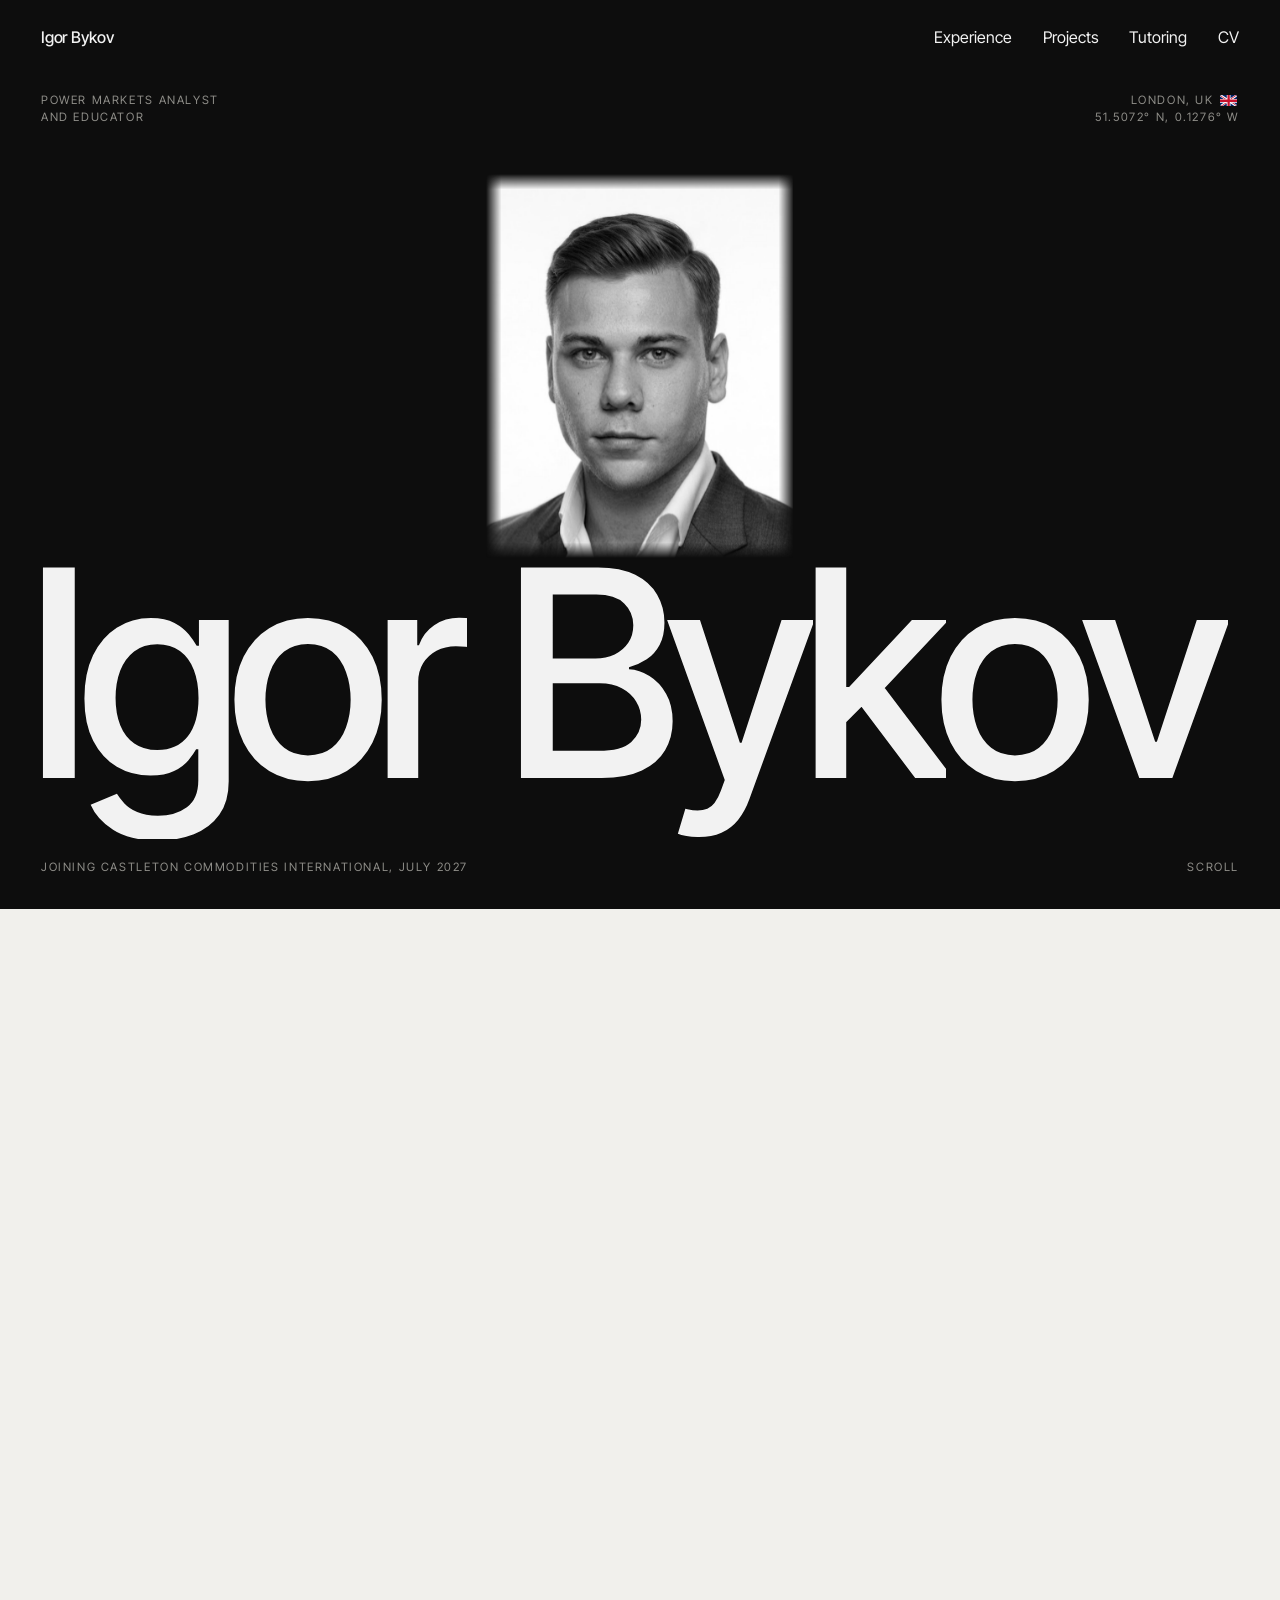
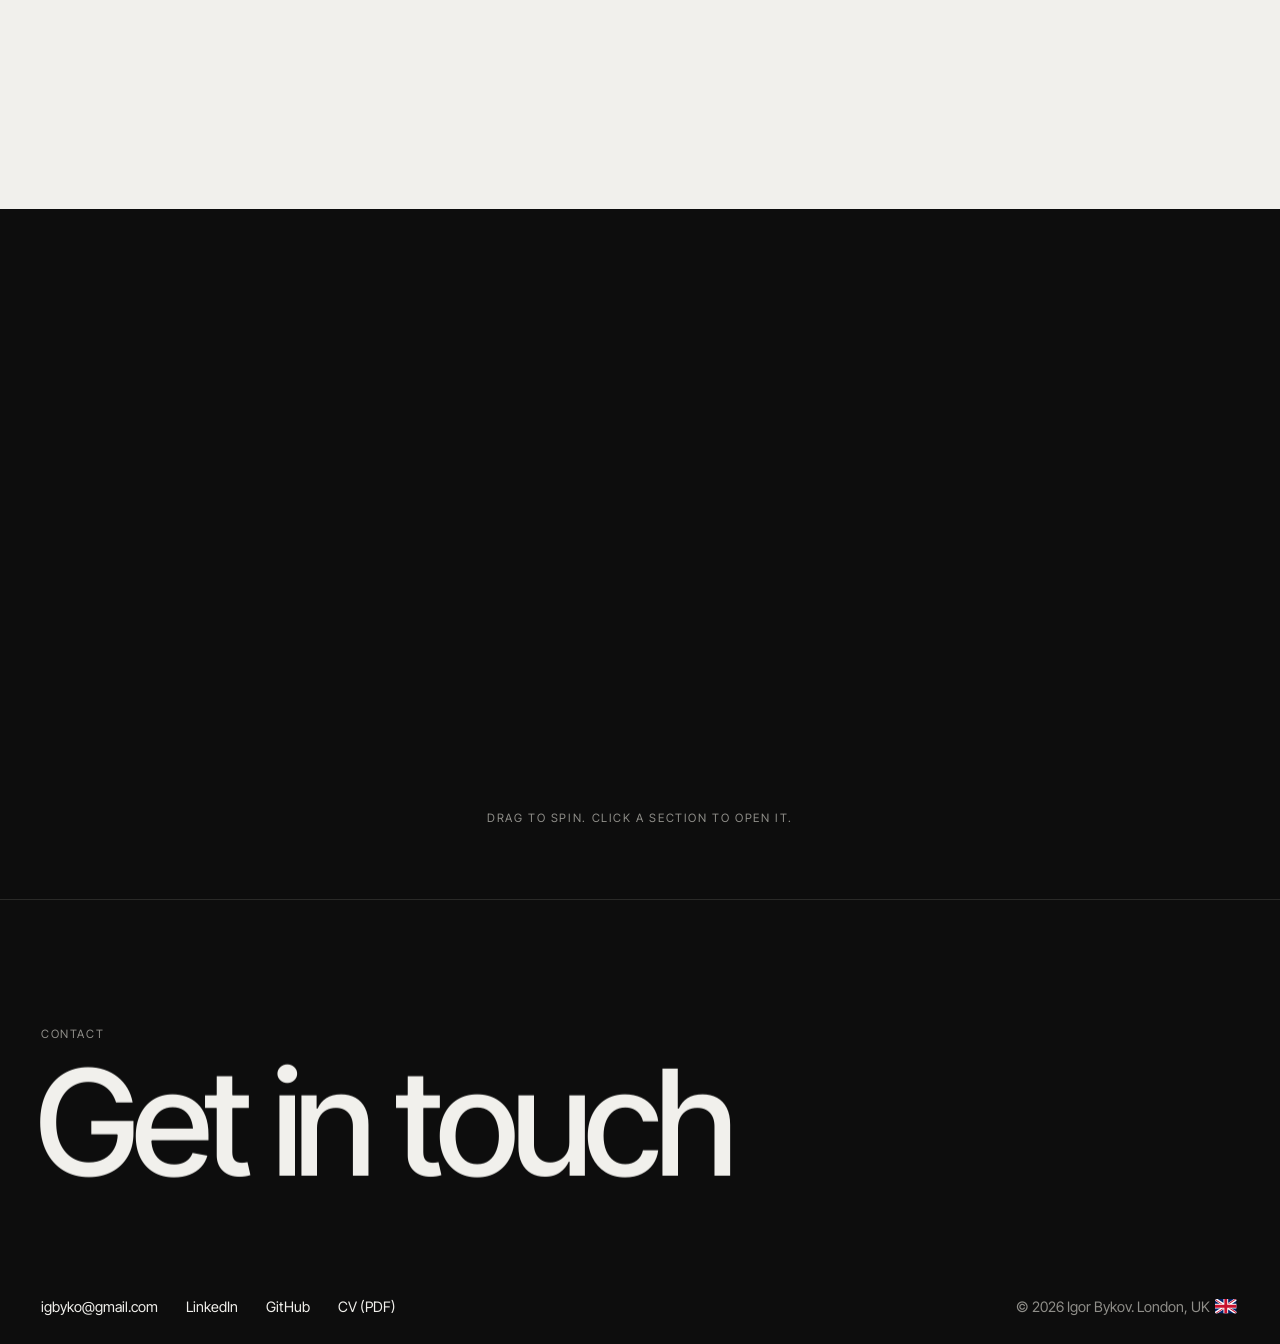
<file: index.html>
<!doctype html>
<html lang="en-GB" data-home>
<head>
<meta charset="utf-8">
<meta name="viewport" content="width=device-width, initial-scale=1">
<title>Igor Bykov | Power markets analyst and educator</title>
<meta name="description" content="Igor Bykov. Power markets analyst joining Castleton Commodities International in London. HEC Paris and UCL graduate. Tutor in Maths, Physics and Economics.">
<meta name="author" content="Igor Bykov">
<link rel="canonical" href="https://1bykov.github.io/">
<meta property="og:type" content="website">
<meta property="og:title" content="Igor Bykov | Power markets analyst and educator">
<meta property="og:description" content="Igor Bykov. Power markets analyst joining Castleton Commodities International in London. HEC Paris and UCL graduate. Tutor in Maths, Physics and Economics.">
<meta property="og:url" content="https://1bykov.github.io/">
<meta property="og:image" content="https://1bykov.github.io/igor-bykov.jpg">
<meta name="theme-color" content="#0D0D0D">
<link rel="icon" href="data:image/svg+xml,%3Csvg xmlns='http://www.w3.org/2000/svg' viewBox='0 0 64 64'%3E%3Crect width='64' height='64' fill='%230D0D0D'/%3E%3Ctext x='32' y='43' font-family='Helvetica,Arial,sans-serif' font-size='30' font-weight='700' text-anchor='middle' fill='%23F1F0EC'%3EIB%3C/text%3E%3C/svg%3E">
<script>(function(){var d=document.documentElement;d.classList.add('js');try{if(sessionStorage.getItem('nav')){d.classList.add('entering')}else if(d.hasAttribute('data-home')&&!sessionStorage.getItem('seen')){d.classList.add('loading')}}catch(e){}})();</script>
<link rel="preload" href="inter-tight.woff2" as="font" type="font/woff2" crossorigin>
<link rel="stylesheet" href="style.css?v=4">
<script type="application/ld+json">{"@context": "https://schema.org", "@type": "Person", "name": "Igor Bykov", "url": "https://1bykov.github.io/", "image": "https://1bykov.github.io/igor-bykov.jpg", "email": "mailto:igbyko@gmail.com", "jobTitle": "Power markets analyst", "worksFor": {"@type": "Organization", "name": "Castleton Commodities International"}, "alumniOf": [{"@type": "CollegeOrUniversity", "name": "HEC Paris"}, {"@type": "CollegeOrUniversity", "name": "University College London"}], "address": {"@type": "PostalAddress", "addressLocality": "London", "addressCountry": "GB"}, "knowsLanguage": ["ru", "en", "fr"], "knowsAbout": ["European power markets", "Energy trading", "Commodity derivatives", "Tutoring"], "sameAs": ["https://www.linkedin.com/in/igorbykov", "https://github.com/1bykov"]}</script>
</head>
<body>
<svg width="0" height="0" style="position:absolute" aria-hidden="true">
  <symbol id="flag-gb" viewBox="0 0 60 40" preserveAspectRatio="xMidYMid slice">
    <clipPath id="gb-a"><path d="M0 0h60v40H0z"/></clipPath>
    <clipPath id="gb-b"><path d="M30 20h30v20zv20H0zH0V0zV0h30z"/></clipPath>
    <g clip-path="url(#gb-a)">
      <path d="M0 0h60v40H0z" fill="#012169"/>
      <path d="M0 0l60 40M60 0L0 40" stroke="#fff" stroke-width="8"/>
      <path d="M0 0l60 40M60 0L0 40" clip-path="url(#gb-b)" stroke="#C8102E" stroke-width="5"/>
      <path d="M30 0v40M0 20h60" stroke="#fff" stroke-width="13"/>
      <path d="M30 0v40M0 20h60" stroke="#C8102E" stroke-width="8"/>
    </g>
  </symbol>
  <symbol id="flag-fr" viewBox="0 0 3 2"><path fill="#0055A4" d="M0 0h1v2H0z"/><path fill="#fff" d="M1 0h1v2H1z"/><path fill="#EF4135" d="M2 0h1v2H2z"/></symbol>
  <symbol id="flag-ru" viewBox="0 0 3 2"><path fill="#fff" d="M0 0h3v.667H0z"/><path fill="#0039A6" d="M0 .667h3v.667H0z"/><path fill="#D52B1E" d="M0 1.333h3V2H0z"/></symbol>
</svg>
<div class="loader" aria-hidden="true"><p class="label">Loading</p><div class="loader-count">0</div></div>
<div class="curtain" aria-hidden="true"><span class="curtain-label"></span></div>

<header class="site-head">
  <a class="brand" href="./" data-label="Igor Bykov">Igor Bykov</a>
  <nav class="nav-desk" aria-label="Main"><a href="experience.html">Experience</a><a href="projects.html">Projects</a><a href="tutoring.html">Tutoring</a><a href="cv.html">CV</a></nav>
  <button class="menu-btn" type="button" aria-expanded="false" aria-controls="menu">Menu</button>
</header>
<nav class="menu" id="menu" aria-label="Menu"><a href="./" data-label="Home" style="--i:0"><span>Home</span></a><a href="experience.html" data-label="Experience" style="--i:1"><span>Experience</span></a><a href="projects.html" data-label="Projects" style="--i:2"><span>Projects</span></a><a href="tutoring.html" data-label="Tutoring" style="--i:3"><span>Tutoring</span></a><a href="cv.html" data-label="CV" style="--i:4"><span>CV</span></a></nav>

<main>
<section class="hero">
  <div class="hero-meta">
    <p class="label">Power markets analyst<br>and educator</p>
    <p class="label">London, UK <svg class="flag" role="img" aria-label="United Kingdom"><use href="#flag-gb"/></svg><br>51.5072° N, 0.1276° W</p>
  </div>
  <div class="hero-portrait"><img src="igor-bykov.jpg" alt="Portrait of Igor Bykov" width="994" height="1024"></div>
  <h1 class="hero-name" data-split>Igor Bykov</h1>
  <div class="hero-foot">
    <p class="label">Joining Castleton Commodities International, July 2027</p>
    <p class="label">Scroll</p>
  </div>
</section>

<section class="statement">
  <p class="label">About</p>
  <p data-words>I work on European power markets. In July 2027 I join Castleton Commodities International in London, after a summer on its power desk. Before that came a year of corporate structuring at Crédit Agricole CIB, a physics degree at UCL and a finance master's at HEC Paris. I have also taught for more than 2,000 hours.</p>
</section>

<section class="sphere" aria-label="Interactive map of this site">
  <canvas></canvas>
  <p class="label sphere-hint">Drag to spin. Click a section to open it.</p>
</section>

<nav class="index" aria-label="Sections">
  <a href="experience.html" data-label="Experience" data-node="experience"><span class="t">Experience</span><span class="d">Castleton, Crédit Agricole CIB, PetroIneos, Aon</span></a>
  <a href="projects.html" data-label="Projects" data-node="projects"><span class="t">Projects</span><span class="d">Power market data, forecasting and option pricing</span></a>
  <a href="tutoring.html" data-label="Tutoring" data-node="tutoring"><span class="t">Tutoring</span><span class="d">Maths, Physics, Economics and Business</span></a>
  <a href="cv.html" data-label="CV" data-node="cv"><span class="t">CV</span><span class="d">One page, PDF</span></a>
</nav>

</main>


<footer class="foot">
  <p class="label">Contact</p>
  <a class="foot-cta" href="mailto:igbyko@gmail.com" data-split>Get in touch</a>
  <div class="foot-row">
    <div class="foot-links">
      <a href="mailto:igbyko@gmail.com">igbyko@gmail.com</a>
      <a href="https://www.linkedin.com/in/igorbykov" target="_blank" rel="noopener me">LinkedIn</a>
      <a href="https://github.com/1bykov" target="_blank" rel="noopener me">GitHub</a>
      <a href="Igor-Bykov-CV.pdf" target="_blank">CV (PDF)</a>
    </div>
    <span>© 2026 Igor Bykov. London, UK <svg class="flag" role="img" aria-label="United Kingdom"><use href="#flag-gb"/></svg></span>
  </div>
</footer>
<script src="main.js?v=4" defer></script>
<script src="sphere.js?v=4" defer></script>
</body>
</html>
</file>
<file: style.css>
@font-face {
  font-family: "Inter Tight";
  src: url("inter-tight.woff2") format("woff2");
  font-weight: 100 900;
  font-style: normal;
  font-display: swap;
}

:root {
  --bg: #0D0D0D;
  --fg: #F1F0EC;
  --mute: #8F8E89;
  --line: #2A2A28;
  --pad: clamp(20px, 3.2vw, 48px);
  --ease: cubic-bezier(.16, 1, .3, 1);
}

* { box-sizing: border-box; }
html { background: var(--bg); -webkit-text-size-adjust: 100%; }
body {
  margin: 0;
  background: var(--bg);
  color: var(--fg);
  font-family: "Inter Tight", "Helvetica Neue", Helvetica, Arial, sans-serif;
  font-size: clamp(16px, 1.15vw, 19px);
  line-height: 1.45;
  -webkit-font-smoothing: antialiased;
  overflow-x: clip;
}
a { color: inherit; }
a:focus-visible, button:focus-visible { outline: 2px solid var(--fg); outline-offset: 4px; }
img { display: block; max-width: 100%; }
::selection { background: var(--fg); color: var(--bg); }

.label {
  font-size: .72rem;
  letter-spacing: .14em;
  text-transform: uppercase;
  color: var(--mute);
  margin: 0;
}

/* ---------- Header ---------- */
.site-head {
  position: fixed;
  inset: 0 0 auto 0;
  z-index: 50;
  display: flex;
  justify-content: space-between;
  align-items: center;
  padding: 22px var(--pad);
  mix-blend-mode: difference;
  color: #fff;
}
.site-head a { text-decoration: none; }
.brand { font-weight: 500; letter-spacing: -.01em; }
.nav-desk { display: flex; gap: clamp(18px, 2.4vw, 40px); }
.nav-desk a { position: relative; padding: 4px 0; }
.nav-desk a::after {
  content: "";
  position: absolute;
  left: 0; right: 0; bottom: 0;
  height: 1px;
  background: currentColor;
  transform: scaleX(0);
  transform-origin: right;
  transition: transform .5s var(--ease);
}
.nav-desk a:hover::after, .nav-desk a[aria-current]::after { transform: scaleX(1); transform-origin: left; }
.menu-btn {
  display: none;
  background: none;
  border: 0;
  color: inherit;
  font: inherit;
  padding: 4px 0;
  cursor: pointer;
}

.menu {
  position: fixed;
  inset: 0;
  z-index: 40;
  background: var(--bg);
  display: flex;
  flex-direction: column;
  justify-content: flex-end;
  padding: 90px var(--pad) 40px;
  clip-path: inset(0 0 100% 0);
  visibility: hidden;
  transition: clip-path .7s var(--ease), visibility 0s .7s;
}
.menu a {
  display: block;
  font-size: 15vw;
  line-height: 1.02;
  letter-spacing: -.045em;
  font-weight: 500;
  text-decoration: none;
  overflow: hidden;
  padding-bottom: .14em;
  margin-bottom: -.1em;
}
.menu a span { display: block; transform: translateY(105%); transition: transform .8s var(--ease); }
.menu-open .menu { clip-path: inset(0); visibility: visible; transition: clip-path .7s var(--ease), visibility 0s; }
.menu-open .menu a span { transform: none; transition-delay: calc(var(--i) * 60ms + 150ms); }
.menu-open body { overflow: hidden; }

@media (max-width: 720px) {
  .nav-desk { display: none; }
  .menu-btn { display: block; }
}
@media (min-width: 721px) { .menu { display: none; } }

/* ---------- Loader and page curtain ---------- */
.loader, .curtain { position: fixed; inset: 0; pointer-events: none; }
.loader {
  z-index: 110;
  background: var(--bg);
  display: none;
  padding: 22px var(--pad);
}
.loading .loader { display: block; }
.loader .label { color: var(--fg); padding-bottom: 12px; border-bottom: 1px solid var(--fg); width: 90px; }
.loader-count {
  position: absolute;
  right: var(--pad);
  bottom: calc(var(--pad) - .1em);
  font-size: clamp(6rem, 24vw, 20rem);
  line-height: .8;
  letter-spacing: -.05em;
  font-weight: 500;
  font-variant-numeric: tabular-nums;
}
.loader.out { transform: translateY(-100%); transition: transform .9s var(--ease); }

.curtain {
  z-index: 100;
  background: var(--fg);
  color: var(--bg);
  display: flex;
  align-items: flex-end;
  padding: var(--pad);
  transform: translateY(101%);
}
.curtain-label {
  font-size: clamp(3.4rem, 15vw, 15rem);
  line-height: .85;
  letter-spacing: -.05em;
  font-weight: 500;
}
.leaving .curtain { transform: none; transition: transform .6s var(--ease); }
.entering .curtain { transform: none; }
.entering.entered .curtain { transform: translateY(-101%); transition: transform .8s var(--ease); }

/* ---------- Split text ---------- */
.word { display: inline-block; white-space: nowrap; }
.ch-mask { display: inline-block; overflow: hidden; padding: .12em .04em .16em; margin: -.12em -.04em -.16em; vertical-align: top; }
.ch { display: inline-block; will-change: transform; }
.js .ch { transform: translateY(115%); }
.js.ready .in .ch, .js.ready .hero-name .ch, .js.ready .page-title .ch {
  transform: none;
  transition: transform 1.1s var(--ease);
  transition-delay: calc(var(--i) * 35ms + var(--base, 0ms));
}

.js [data-reveal] {
  opacity: 0;
  transform: translateY(32px);
  transition: opacity 1s var(--ease), transform 1s var(--ease);
  transition-delay: calc(var(--d, 0) * 90ms);
}
.js.ready [data-reveal].in { opacity: 1; transform: none; }

.js [data-words] .w { opacity: .16; transition: opacity .35s linear; }
.js [data-words] .w.on { opacity: 1; }

/* ---------- Home hero ---------- */
.hero {
  min-height: 100svh;
  display: grid;
  grid-template-rows: auto 1fr auto;
  padding: 92px var(--pad) calc(var(--pad) * .6);
  position: relative;
}
.hero-meta { display: flex; justify-content: space-between; gap: 24px; }
.hero-meta .label:last-child { text-align: right; }
.hero-portrait {
  justify-self: center;
  align-self: center;
  width: min(24vw, 38svh);
  aspect-ratio: 4 / 5;
  overflow: hidden;
  margin: 2vh 0 -2.6vw;
}
.hero-portrait img {
  width: 100%;
  height: 112%;
  object-fit: cover;
  object-position: 50% 15%;
  filter: grayscale(1) contrast(1.06);
  transition: filter .9s var(--ease);
  will-change: transform;
}
.hero-portrait, .cv-sheet a {
  -webkit-mask-image: linear-gradient(to right, transparent, #000 5%, #000 95%, transparent), linear-gradient(to bottom, transparent, #000 4%, #000 96%, transparent);
  -webkit-mask-composite: source-in;
  mask-image: linear-gradient(to right, transparent, #000 5%, #000 95%, transparent), linear-gradient(to bottom, transparent, #000 4%, #000 96%, transparent);
  mask-composite: intersect;
}
.cv-sheet a {
  -webkit-mask-image: linear-gradient(to right, transparent, #000 1.5%, #000 98.5%, transparent), linear-gradient(to bottom, transparent, #000 1.2%, #000 98.8%, transparent);
  mask-image: linear-gradient(to right, transparent, #000 1.5%, #000 98.5%, transparent), linear-gradient(to bottom, transparent, #000 1.2%, #000 98.8%, transparent);
}
.hero-portrait:hover img { filter: none; }
.js .hero-portrait { clip-path: inset(100% 0 0 0); }
.js.ready .hero-portrait { clip-path: inset(0); transition: clip-path 1.3s var(--ease) .15s; }
.hero-name {
  position: relative;
  z-index: 2;
  margin: 0 0 0 -.05em;
  font-size: calc((100vw - 2 * var(--pad)) / 4.14);
  line-height: .82;
  letter-spacing: -.055em;
  font-weight: 500;
  white-space: nowrap;
  mix-blend-mode: difference;
  color: #fff;
  --base: 250ms;
}
.hero-foot { display: flex; justify-content: space-between; gap: 24px; margin-top: 5.2vw; }

/* ---------- Sections ---------- */
.wrap { padding: 0 var(--pad); }
.statement { padding: 20vh var(--pad) 16vh; }
.statement p[data-words] {
  margin: 18px 0 0;
  max-width: 21em;
  font-size: clamp(1.7rem, 4.3vw, 4.6rem);
  line-height: 1.07;
  letter-spacing: -.035em;
  font-weight: 500;
}

.index { padding: 0 var(--pad) 14vh; }
.index a {
  display: grid;
  grid-template-columns: 1fr auto;
  align-items: baseline;
  gap: 24px;
  padding: clamp(16px, 2.2vw, 30px) 0;
  border-top: 1px solid var(--line);
  text-decoration: none;
  transition: padding .6s var(--ease), color .4s;
}
.index a:last-child { border-bottom: 1px solid var(--line); }
.index .t { font-size: clamp(2.4rem, 8vw, 8rem); line-height: 1; letter-spacing: -.045em; font-weight: 500; }
.index .d { color: var(--mute); text-align: right; max-width: 22em; }
.index:hover a { color: var(--mute); }
.index a:hover { padding-left: 2.2vw; color: var(--fg); }

.page-head { padding: 24vh var(--pad) 9vh; }
.page-title {
  margin: 0 0 0 -.05em;
  font-size: clamp(3.6rem, 16.5vw, 17rem);
  line-height: .85;
  letter-spacing: -.055em;
  font-weight: 500;
}
.lede {
  margin: 5vh 0 0;
  max-width: 24em;
  font-size: clamp(1.25rem, 2.2vw, 2.1rem);
  line-height: 1.18;
  letter-spacing: -.02em;
}

.section-title {
  margin: 0;
  padding: 12vh 0 4vh;
  font-size: clamp(2rem, 5vw, 4.6rem);
  line-height: 1;
  letter-spacing: -.04em;
  font-weight: 500;
}

.row {
  display: grid;
  grid-template-columns: minmax(130px, 1fr) 3fr 4fr;
  gap: clamp(16px, 3vw, 48px);
  padding: clamp(26px, 3.6vw, 52px) 0;
  border-top: 1px solid var(--line);
}
.row .when { color: var(--mute); font-variant-numeric: tabular-nums; }
.row h3 {
  margin: 0 0 8px;
  font-size: clamp(1.5rem, 2.9vw, 2.8rem);
  line-height: 1.02;
  letter-spacing: -.035em;
  font-weight: 500;
}
.row .role { margin: 0; color: var(--mute); }
.row .tag {
  display: inline-block;
  margin-top: 14px;
  padding: 4px 10px;
  border: 1px solid var(--line);
  border-radius: 99px;
  font-size: .8rem;
  color: var(--fg);
}
.row ul { margin: 0; padding: 0; list-style: none; }
.row li { padding: 0 0 12px; max-width: 38em; }
.row li:last-child { padding-bottom: 0; }
.row p { margin: 0 0 12px; max-width: 38em; }
.row p:last-child { margin-bottom: 0; }
.tags { color: var(--mute); font-size: .9rem; }

.stats { display: grid; grid-template-columns: repeat(3, 1fr); gap: var(--pad); padding: 4vh 0 10vh; }
.stat b {
  display: block;
  font-size: clamp(2.8rem, 9vw, 9rem);
  line-height: .9;
  letter-spacing: -.05em;
  font-weight: 500;
}
.stat span { display: block; margin-top: 12px; color: var(--mute); max-width: 16em; }

.btn {
  display: inline-flex;
  align-items: center;
  gap: 10px;
  padding: 14px 22px;
  border: 1px solid var(--fg);
  border-radius: 99px;
  text-decoration: none;
  transition: background .4s var(--ease), color .4s var(--ease);
}
.btn:hover { background: var(--fg); color: var(--bg); }
.btn-row { display: flex; flex-wrap: wrap; gap: 12px; margin-top: 5vh; }

.cv-sheet { margin: 0 auto 12vh; max-width: 980px; }
.cv-sheet a { display: block; overflow: hidden; }
.cv-sheet img { width: 100%; height: auto; }

.next {
  display: block;
  padding: 12vh var(--pad) 10vh;
  border-top: 1px solid var(--line);
  text-decoration: none;
}
.next .t {
  display: block;
  margin-top: 10px;
  font-size: clamp(3rem, 13vw, 13rem);
  line-height: .9;
  letter-spacing: -.05em;
  font-weight: 500;
  transition: transform .7s var(--ease);
}
.next:hover .t { transform: translateX(2.2vw); }

/* ---------- Footer ---------- */
.foot { padding: 14vh var(--pad) 26px; border-top: 1px solid var(--line); }
.foot-cta {
  display: block;
  margin: 14px 0 12vh -.04em;
  font-size: clamp(2.6rem, 11.5vw, 12rem);
  line-height: .9;
  letter-spacing: -.05em;
  font-weight: 500;
  text-decoration: none;
}
.foot-row { display: flex; flex-wrap: wrap; justify-content: space-between; gap: 12px 32px; color: var(--mute); font-size: .9rem; }
.foot-row a { text-decoration: none; color: var(--fg); }
.foot-row a:hover { text-decoration: underline; text-underline-offset: 4px; }
.foot-links { display: flex; flex-wrap: wrap; gap: 8px 28px; }

/* ---------- Sphere ---------- */
.sphere { display: none; position: relative; height: min(84svh, 760px); margin: 0 0 8vh; }
.js .sphere { display: block; }
.sphere canvas { position: absolute; inset: 0; width: 100%; height: 100%; cursor: grab; touch-action: pan-y; }
.sphere.point canvas { cursor: pointer; }
.sphere.grabbing canvas { cursor: grabbing; }
.sphere-head { position: absolute; left: var(--pad); top: 0; pointer-events: none; }
.sphere-hint { position: absolute; left: 0; right: 0; bottom: 0; text-align: center; pointer-events: none; }
.js .index {
  position: absolute; width: 1px; height: 1px; padding: 0; margin: -1px;
  overflow: hidden; clip: rect(0, 0, 0, 0); white-space: nowrap; border: 0;
}

/* ---------- Logos, flags, ratings ---------- */
.who { display: flex; gap: 18px; align-items: flex-start; }
.logo {
  flex: none;
  display: grid;
  place-items: center;
  width: 64px;
  height: 64px;
  background: #fff;
  color: #0D0D0D;
  text-decoration: none;
  -webkit-mask-image: radial-gradient(closest-side, #000 90%, transparent 100%);
  mask-image: radial-gradient(closest-side, #000 90%, transparent 100%);
  transition: transform .5s var(--ease);
}
.logo:hover { transform: scale(1.12) rotate(-3deg); }
.logo img { width: 58%; height: 58%; object-fit: contain; }
.logo b { display: none; font-weight: 600; font-size: 1.05rem; letter-spacing: -.02em; }
.logo.nologo b { display: block; }
.logo.sm { width: 44px; height: 44px; }
.logo.sm b { font-size: .8rem; }

.org { display: inline-flex; align-items: baseline; gap: .32em; text-decoration: underline; text-decoration-color: var(--line); text-underline-offset: 3px; white-space: nowrap; }
.org:hover { text-decoration-color: currentColor; }
.org img { width: 1.05em; height: 1.05em; align-self: center; border-radius: 3px; background: #fff; object-fit: contain; }

.flag { display: inline-block; width: 1.5em; height: 1em; vertical-align: -.12em; border-radius: 2px; margin: 0 .15em; }
.label .flag { vertical-align: -.2em; }

.ratings { display: flex; flex-wrap: wrap; gap: 12px; margin-top: 18px; }
.rating {
  display: flex;
  align-items: center;
  gap: 10px;
  padding: 8px 18px 8px 8px;
  border: 1px solid var(--line);
  border-radius: 99px;
  text-decoration: none;
  transition: border-color .4s, transform .5s var(--ease);
}
.rating:hover { border-color: var(--fg); transform: translateY(-2px); }
.rating .logo:hover { transform: none; }
.rating strong { display: block; font-weight: 500; font-size: 1.15rem; letter-spacing: -.02em; line-height: 1.1; }
.rating small { display: block; color: var(--mute); font-size: .78rem; }

.row { scroll-margin-top: 90px; }

/* ---------- Small screens ---------- */
@media (max-width: 720px) {
  .hero-portrait { width: min(62vw, 44svh); margin-bottom: -3vw; }
  .hero-foot { flex-direction: column; gap: 6px; }
  .index a { grid-template-columns: 1fr; gap: 6px; }
  .index .d { text-align: left; }
  .row { grid-template-columns: 1fr; gap: 12px; }
  .stats { grid-template-columns: 1fr; gap: 6vh; }
  .sphere { height: min(76svh, 560px); }
  .logo { width: 54px; height: 54px; }
  .page-head { padding-top: 20vh; }
}

@media (prefers-reduced-motion: reduce) {
  *, *::before, *::after { transition: none !important; animation: none !important; }
  .js .ch, .js [data-reveal] { transform: none; opacity: 1; }
  .js [data-words] .w { opacity: 1; }
  .js .hero-portrait { clip-path: none; }
  .curtain, .loader { display: none !important; }
}
</file>
